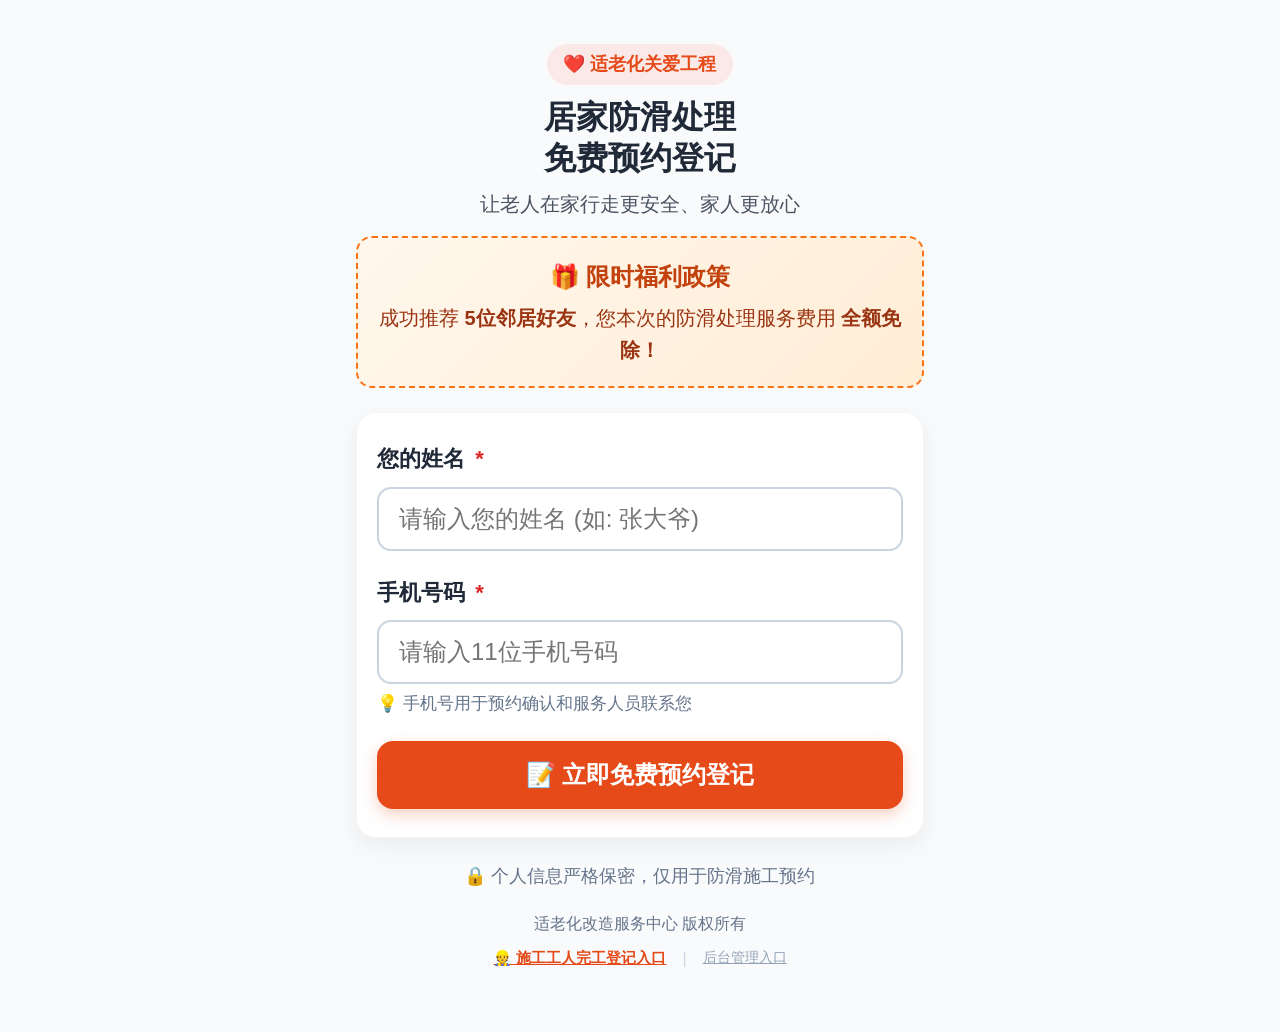
<file: index.html>
<!DOCTYPE html>
<html lang="zh-CN">
<head>
  <meta charset="UTF-8">
  <meta name="viewport" content="width=device-width, initial-scale=1.0, maximum-scale=1.0, user-scalable=no">
  <title>适老化改造 · 卫生间防滑处理预约登记</title>
  <link rel="stylesheet" href="css/style.css">
</head>
<body>
  <div class="container">
    <header>
      <div class="brand-badge">❤️ 适老化关爱工程</div>
      <div id="regionBanner" class="brand-badge" style="background: #e0f2fe; color: #0369a1; display: none; margin-top: 6px; font-weight: bold;">
        📍 当前服务区域：<span id="regionNameText">--</span>
      </div>
      <h1>居家防滑处理<br>免费预约登记</h1>
      <p class="subtitle">让老人在家行走更安全、家人更放心</p>
    </header>

    <main>
      <!-- 特权福利提示卡片 (动态读取数据库门槛人数) -->
      <div class="benefit-banner">
        <div class="benefit-title">🎁 限时福利政策</div>
        <div class="benefit-desc">成功推荐 <strong id="benefitThreshold">5位邻居好友</strong>，您本次的防滑处理服务费用 <strong>全额免除！</strong></div>
      </div>

      <!-- 极简登记卡片 -->
      <div class="card">
        <form id="registerForm" onsubmit="handleRegister(event)">
          <div class="form-group">
            <label for="userName">您的姓名 <span class="required">*</span></label>
            <input 
              type="text" 
              id="userName" 
              class="input-control" 
              placeholder="请输入您的姓名 (如: 张大爷)" 
              required 
              autocomplete="name"
            >
          </div>

          <div class="form-group">
            <label for="userPhone">手机号码 <span class="required">*</span></label>
            <input 
              type="tel" 
              id="userPhone" 
              class="input-control" 
              placeholder="请输入11位手机号码" 
              pattern="[0-9]{11}"
              maxlength="11"
              required 
              autocomplete="tel"
            >
            <div class="input-hint">💡 手机号用于预约确认和服务人员联系您</div>
          </div>

          <button type="submit" class="btn btn-primary" id="submitBtn">
            <span>📝 立即免费预约登记</span>
          </button>
        </form>
      </div>

      <!-- 微信极简提示 -->
      <div style="text-align: center; color: #64748b; font-size: 18px; margin-top: 10px;">
        <p>🔒 个人信息严格保密，仅用于防滑施工预约</p>
      </div>
    </main>

    <footer>
      <p>适老化改造服务中心 版权所有</p>
      <p style="margin-top: 10px; display: flex; justify-content: center; gap: 16px;">
        <a href="worker.html" style="color: var(--primary); font-size: 15px; font-weight: bold; text-decoration: underline;">👷 施工工人完工登记入口</a>
        <span style="color: #cbd5e1;">|</span>
        <a href="admin.html" style="color: #94a3b8; font-size: 14px; text-decoration: underline;">后台管理入口</a>
      </p>
    </footer>
  </div>

  <script src="js/supabase-config.js"></script>
  <script src="js/app.js"></script>
</body>
</html>
</file>
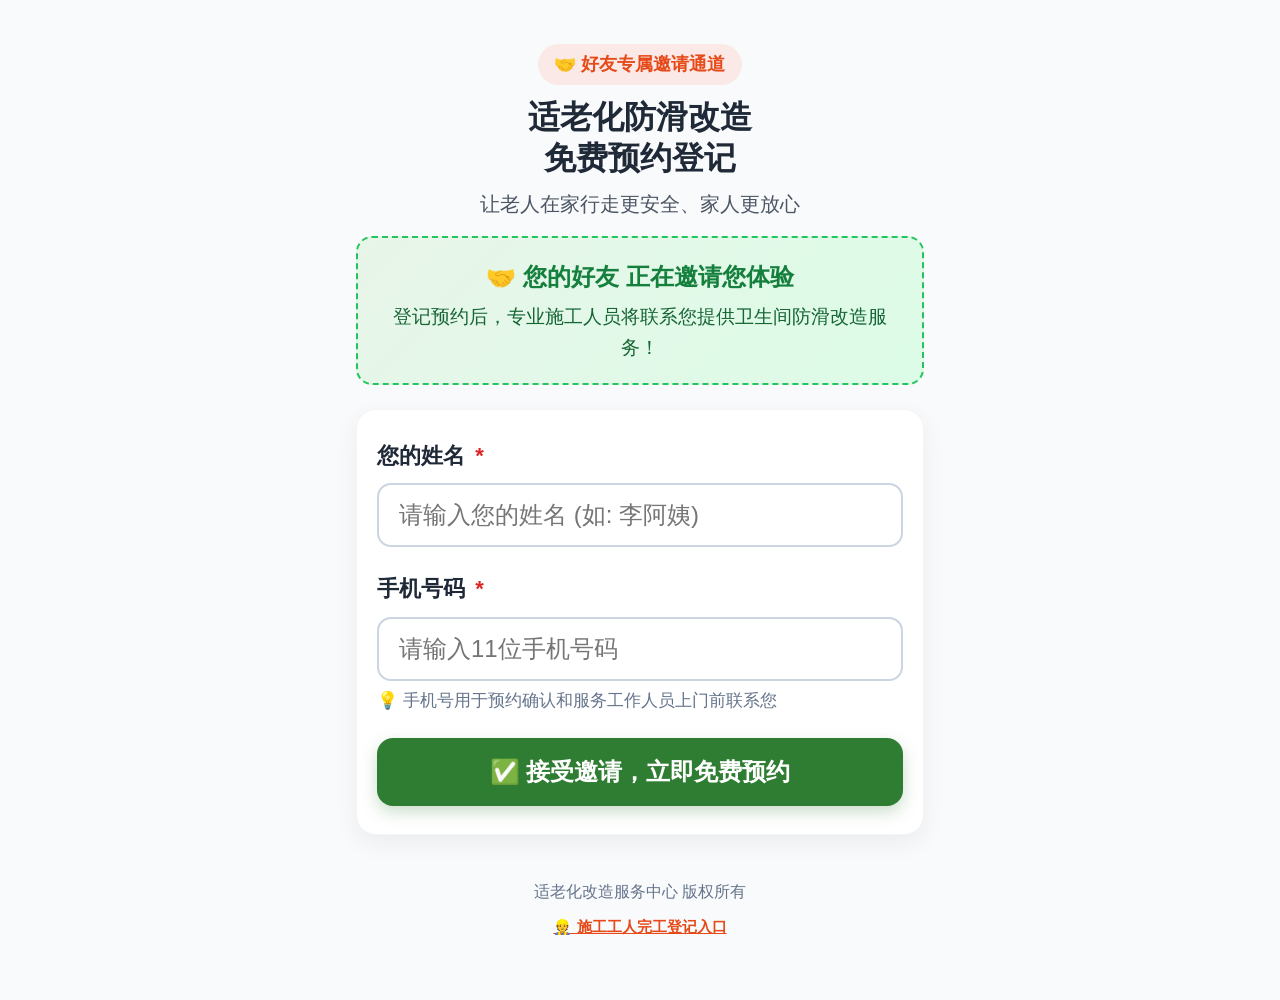
<file: invite.html>
<!DOCTYPE html>
<html lang="zh-CN">
<head>
  <meta charset="UTF-8">
  <meta name="viewport" content="width=device-width, initial-scale=1.0, maximum-scale=1.0, user-scalable=no">
  <title>受邀免费预约登记 · 适老化防滑改造</title>
  <link rel="stylesheet" href="css/style.css">
</head>
<body>
  <div class="container">
    <header>
      <div class="brand-badge">🤝 好友专属邀请通道</div>
      <h1>适老化防滑改造<br>免费预约登记</h1>
      <p class="subtitle">让老人在家行走更安全、家人更放心</p>
    </header>

    <main>
      <!-- 好友推荐展示卡片 -->
      <div class="benefit-banner" style="background: linear-gradient(135deg, #e8f5e9 0%, #dcfce7 100%); border-color: #22c55e;">
        <div class="benefit-title" style="color: #15803d;" id="referrerGreeting">
          🤝 您的好友 正在邀请您体验
        </div>
        <div class="benefit-desc" style="color: #166534; font-size: 19px; margin-top: 6px;">
          登记预约后，专业施工人员将联系您提供卫生间防滑改造服务！
        </div>
      </div>

      <!-- 极简登记卡片 -->
      <div class="card">
        <form id="inviteRegisterForm" onsubmit="handleInviteRegister(event)">
          <div class="form-group">
            <label for="inviteUserName">您的姓名 <span class="required">*</span></label>
            <input 
              type="text" 
              id="inviteUserName" 
              class="input-control" 
              placeholder="请输入您的姓名 (如: 李阿姨)" 
              required 
              autocomplete="name"
            >
          </div>

          <div class="form-group">
            <label for="inviteUserPhone">手机号码 <span class="required">*</span></label>
            <input 
              type="tel" 
              id="inviteUserPhone" 
              class="input-control" 
              placeholder="请输入11位手机号码" 
              pattern="[0-9]{11}"
              maxlength="11"
              required 
              autocomplete="tel"
            >
            <div class="input-hint">💡 手机号用于预约确认和服务工作人员上门前联系您</div>
          </div>

          <button type="submit" class="btn btn-secondary" id="inviteSubmitBtn">
            <span>✅ 接受邀请，立即免费预约</span>
          </button>
        </form>
      </div>
    </main>

    <footer>
      <p>适老化改造服务中心 版权所有</p>
      <p style="margin-top: 10px;">
        <a href="worker.html" style="color: var(--primary); font-size: 15px; font-weight: bold; text-decoration: underline;">👷 施工工人完工登记入口</a>
      </p>
    </footer>
  </div>

  <script src="js/supabase-config.js"></script>
  <script src="js/invite.js"></script>
</body>
</html>
</file>
<file: css/style.css>
/* 适老化核心样式库 - 特大字号、高对比度、极简响应式 */
:root {
  --primary: #e64a19;
  --primary-hover: #d84315;
  --primary-light: #fbe9e7;
  --secondary: #2e7d32;
  --secondary-hover: #1b5e20;
  --secondary-light: #e8f5e9;
  --text-dark: #1f2937;
  --text-muted: #4b5563;
  --bg-light: #f9fafb;
  --card-bg: #ffffff;
  --border-color: #e5e7eb;
  --success: #16a34a;
  --warning: #ea580c;
  --font-base: 22px;
}

* {
  box-sizing: border-box;
  margin: 0;
  padding: 0;
  -webkit-tap-highlight-color: transparent;
}

body {
  font-family: -apple-system, BlinkMacSystemFont, "PingFang SC", "Hiragino Sans GB", "Microsoft YaHei", "Helvetica Neue", Helvetica, Arial, sans-serif;
  font-size: var(--font-base);
  line-height: 1.6;
  color: var(--text-dark);
  background-color: var(--bg-light);
  min-height: 100vh;
  display: flex;
  flex-direction: column;
  justify-content: space-between;
}

.container {
  max-width: 600px;
  width: 100%;
  margin: 0 auto;
  padding: 20px 16px 40px 16px;
}

/* 适老化大标题 */
header {
  text-align: center;
  padding: 24px 16px 16px;
}

.brand-badge {
  display: inline-block;
  background-color: var(--primary-light);
  color: var(--primary);
  font-size: 18px;
  font-weight: bold;
  padding: 6px 16px;
  border-radius: 30px;
  margin-bottom: 12px;
}

h1 {
  font-size: 32px;
  color: var(--text-dark);
  font-weight: 800;
  line-height: 1.3;
  margin-bottom: 8px;
}

.subtitle {
  font-size: 20px;
  color: var(--text-muted);
}

/* 优雅通俗卡片 */
.card {
  background: var(--card-bg);
  border-radius: 20px;
  padding: 28px 20px;
  box-shadow: 0 8px 24px rgba(0, 0, 0, 0.06);
  border: 1px solid rgba(0,0,0,0.04);
  margin-bottom: 24px;
}

/* 适老化大输入框 */
.form-group {
  margin-bottom: 24px;
}

.form-group label {
  display: block;
  font-size: 22px;
  font-weight: 700;
  margin-bottom: 10px;
  color: var(--text-dark);
}

.form-group label .required {
  color: #dc2626;
  margin-left: 4px;
}

.input-control {
  width: 100%;
  height: 64px;
  font-size: 24px;
  padding: 12px 20px;
  border: 2px solid #cbd5e1;
  border-radius: 14px;
  background-color: #fff;
  color: #0f172a;
  outline: none;
  transition: border-color 0.2s, box-shadow 0.2s;
}

.input-control:focus {
  border-color: var(--primary);
  box-shadow: 0 0 0 4px rgba(230, 74, 25, 0.15);
}

.input-hint {
  font-size: 17px;
  color: #64748b;
  margin-top: 6px;
}

/* 超大醒目按钮 */
.btn {
  display: flex;
  align-items: center;
  justify-content: center;
  gap: 10px;
  width: 100%;
  height: 68px;
  font-size: 24px;
  font-weight: 800;
  border: none;
  border-radius: 16px;
  cursor: pointer;
  text-decoration: none;
  transition: transform 0.1s active, background-color 0.2s;
  box-shadow: 0 6px 16px rgba(230, 74, 25, 0.25);
}

.btn-primary {
  background-color: var(--primary);
  color: #ffffff;
}

.btn-primary:active {
  background-color: var(--primary-hover);
  transform: scale(0.98);
}

.btn-secondary {
  background-color: var(--secondary);
  color: #ffffff;
  box-shadow: 0 6px 16px rgba(46, 125, 50, 0.25);
}

.btn-secondary:active {
  background-color: var(--secondary-hover);
  transform: scale(0.98);
}

.btn-outline {
  background-color: transparent;
  border: 2px solid var(--primary);
  color: var(--primary);
  box-shadow: none;
}

/* 福利/提示条 */
.benefit-banner {
  background: linear-gradient(135deg, #fff7ed 0%, #ffedd5 100%);
  border: 2px dashed #f97316;
  border-radius: 16px;
  padding: 20px;
  margin-bottom: 24px;
  text-align: center;
}

.benefit-title {
  font-size: 24px;
  font-weight: bold;
  color: #c2410c;
  margin-bottom: 6px;
}

.benefit-desc {
  font-size: 20px;
  color: #9a3412;
}

/* 推荐进度指示器 */
.progress-box {
  background: #f8fafc;
  border-radius: 16px;
  padding: 20px;
  margin-bottom: 24px;
  border: 1px solid #e2e8f0;
}

.progress-header {
  display: flex;
  justify-content: space-between;
  align-items: center;
  margin-bottom: 12px;
}

.progress-title {
  font-size: 22px;
  font-weight: bold;
}

.progress-status {
  font-size: 22px;
  font-weight: bold;
  color: var(--primary);
}

.progress-bar-bg {
  width: 100%;
  height: 24px;
  background-color: #e2e8f0;
  border-radius: 12px;
  overflow: hidden;
}

.progress-bar-fill {
  height: 100%;
  background: linear-gradient(90deg, #f97316 0%, #22c55e 100%);
  border-radius: 12px;
  transition: width 0.5s ease;
}

/* 状态徽章 */
.badge-free {
  background-color: #dcfce7;
  color: #15803d;
  font-size: 22px;
  padding: 8px 16px;
  border-radius: 30px;
  font-weight: bold;
  display: inline-block;
  border: 1px solid #86efac;
}

.badge-pending {
  background-color: #fef3c7;
  color: #b45309;
  font-size: 20px;
  padding: 6px 14px;
  border-radius: 30px;
  font-weight: bold;
  display: inline-block;
}

/* 推荐好友列表 */
.referral-list {
  list-style: none;
  margin-top: 16px;
}

.referral-item {
  display: flex;
  justify-content: space-between;
  align-items: center;
  padding: 14px 16px;
  background: #ffffff;
  border: 1px solid #e2e8f0;
  border-radius: 12px;
  margin-bottom: 10px;
  font-size: 20px;
}

.referral-name {
  font-weight: bold;
}

.referral-date {
  color: #64748b;
  font-size: 17px;
}

/* 二维码生成区域 / 弹窗 */
.modal-overlay {
  position: fixed;
  top: 0; left: 0; right: 0; bottom: 0;
  background: rgba(0,0,0,0.65);
  display: flex;
  align-items: center;
  justify-content: center;
  z-index: 1000;
  padding: 20px;
  opacity: 0;
  pointer-events: none;
  transition: opacity 0.3s ease;
}

.modal-overlay.active {
  opacity: 1;
  pointer-events: auto;
}

.modal-content {
  background: #fff;
  border-radius: 24px;
  padding: 32px 24px;
  max-width: 480px;
  width: 100%;
  text-align: center;
  box-shadow: 0 20px 25px -5px rgba(0, 0, 0, 0.2);
}

.qrcode-box {
  display: flex;
  justify-content: center;
  align-items: center;
  margin: 20px 0;
  padding: 16px;
  background: #f8fafc;
  border-radius: 16px;
  border: 1px solid #cbd5e1;
}

.qrcode-box img, .qrcode-box canvas {
  max-width: 220px;
  height: auto;
}

/* 页脚 */
footer {
  text-align: center;
  color: #64748b;
  font-size: 16px;
  padding: 20px 0;
}

/* 后台管理专属样式 */
.admin-header {
  background: #1e293b;
  color: #fff;
  padding: 20px;
  display: flex;
  justify-content: space-between;
  align-items: center;
  flex-wrap: wrap;
  gap: 12px;
}

.admin-title {
  font-size: 24px;
  font-weight: bold;
}

.admin-stats {
  display: grid;
  grid-template-columns: repeat(auto-fit, minmax(200px, 1fr));
  gap: 16px;
  margin-bottom: 24px;
}

.stat-card {
  background: #fff;
  padding: 20px;
  border-radius: 16px;
  box-shadow: 0 4px 12px rgba(0,0,0,0.05);
  border: 1px solid #e2e8f0;
}

.stat-number {
  font-size: 36px;
  font-weight: bold;
  color: var(--primary);
}

.stat-label {
  font-size: 18px;
  color: #64748b;
}

.data-table {
  width: 100%;
  border-collapse: collapse;
  background: #fff;
  border-radius: 12px;
  overflow: hidden;
  box-shadow: 0 4px 12px rgba(0,0,0,0.05);
  font-size: 18px;
}

.data-table th, .data-table td {
  padding: 14px 16px;
  text-align: left;
  border-bottom: 1px solid #e2e8f0;
}

.data-table th {
  background-color: #f1f5f9;
  font-weight: bold;
  color: #334155;
}

.data-table tr:hover {
  background-color: #f8fafc;
}

/* 浮动微信分享提示框 */
.share-guide {
  position: fixed;
  top: 10px;
  right: 20px;
  color: white;
  z-index: 1001;
  text-align: right;
  font-size: 22px;
  font-weight: bold;
  pointer-events: none;
}

.share-arrow {
  font-size: 40px;
  line-height: 1;
}
</file>
